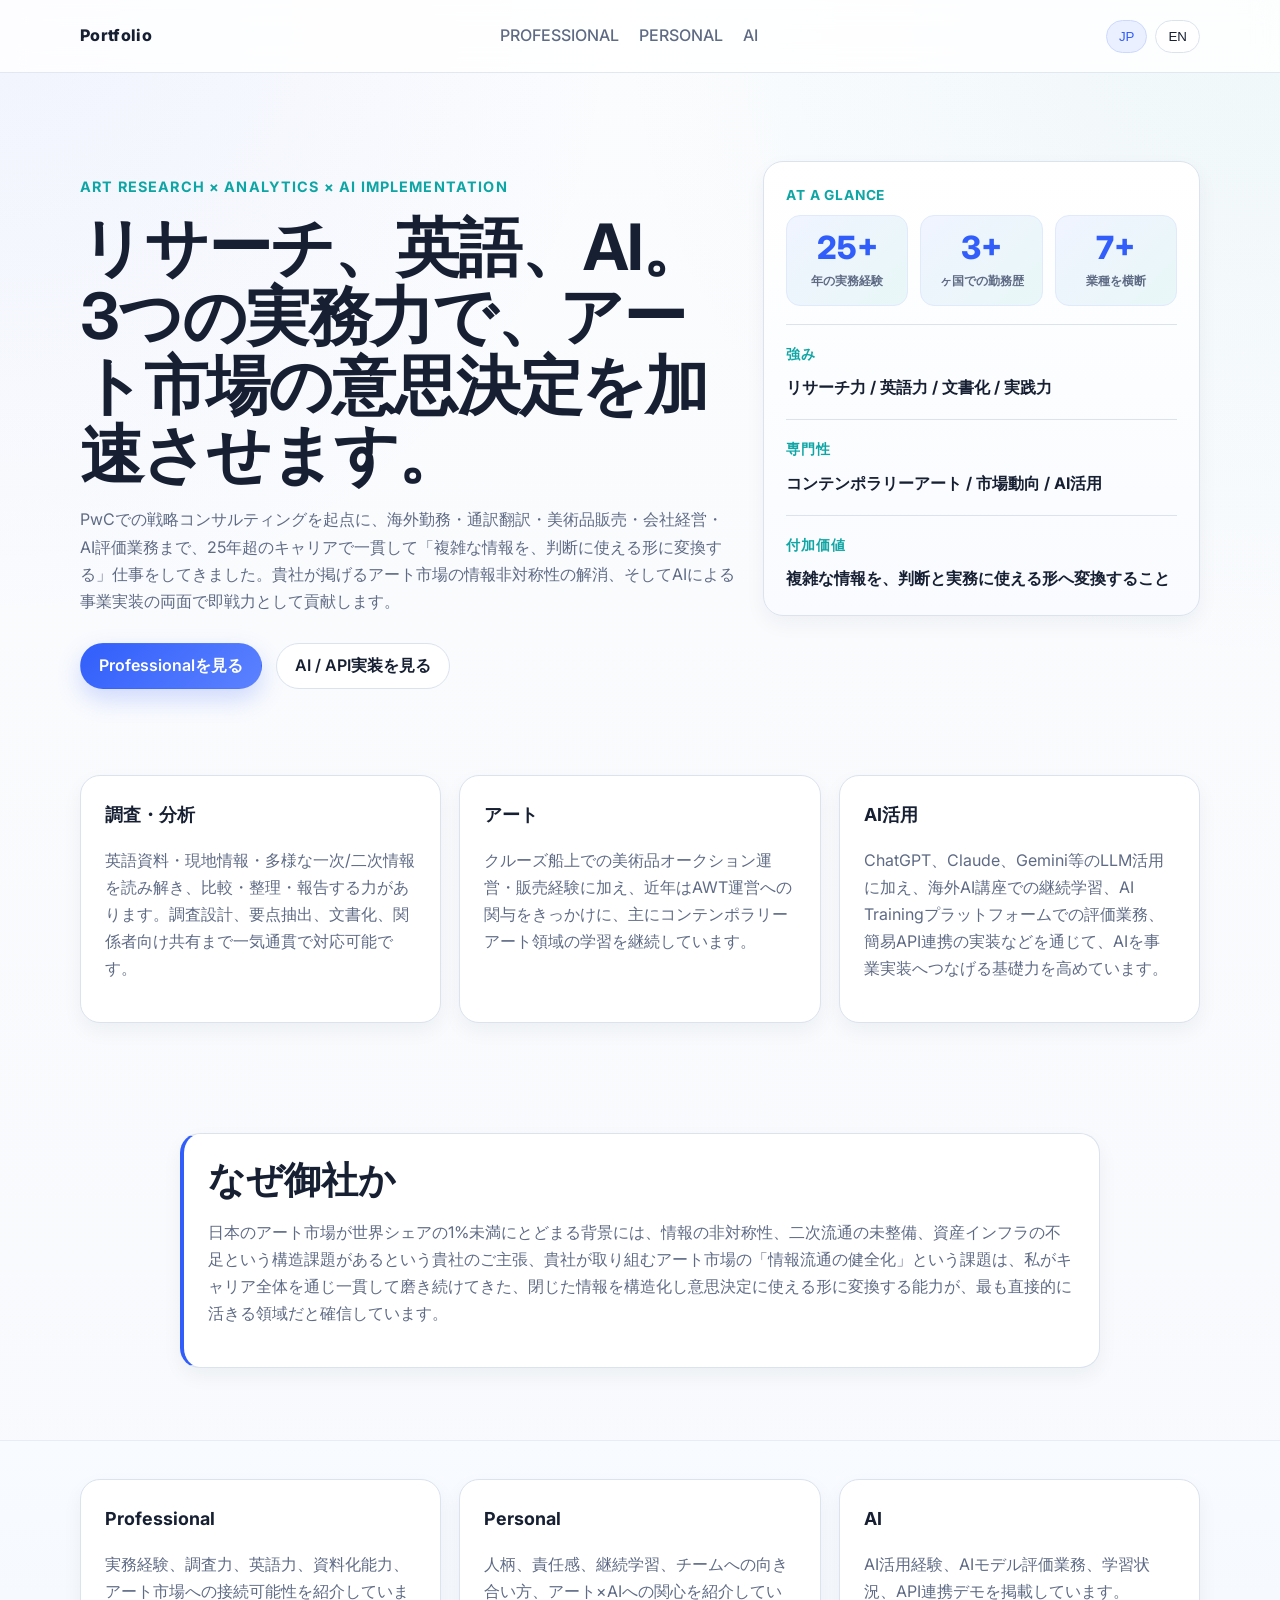
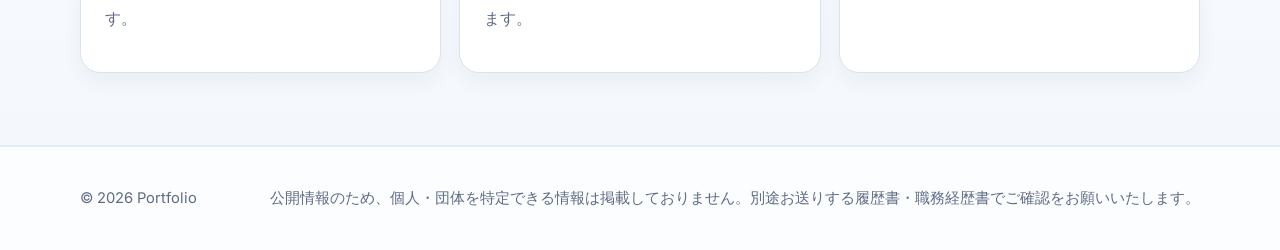
<file: index.html>
<!DOCTYPE html>
<html lang="ja">
<head>
  <meta charset="UTF-8" />
  <meta name="viewport" content="width=device-width, initial-scale=1.0" />
  <title>Portfolio | Art Research & AI Implementation</title>
  <meta name="description" content="Professional portfolio for Art Researcher / AI Specialist application." />
  <link rel="preconnect" href="https://fonts.googleapis.com">
  <link rel="preconnect" href="https://fonts.gstatic.com" crossorigin>
  <link href="https://fonts.googleapis.com/css2?family=Inter:wght@400;500;600;700;800&display=swap" rel="stylesheet">
  <link rel="stylesheet" href="styles.css" />
</head>
<body>
  <header class="site-header">
    <div class="container nav">
      <a href="index.html" class="logo">Portfolio</a>
      <nav class="nav-links">
        <a href="professional.html" data-i18n="nav.professional">PROFESSIONAL</a>
        <a href="personal.html" data-i18n="nav.personal">PERSONAL</a>
        <a href="ai.html" data-i18n="nav.ai">AI</a>
      </nav>
      <div class="lang-switch">
        <button id="lang-jp" class="lang-btn">JP</button>
        <button id="lang-en" class="lang-btn">EN</button>
      </div>
    </div>
  </header>

  <main>
    <section class="hero">
      <div class="container hero-grid">
        <div>
          <p class="eyebrow">Art Research × Analytics × AI Implementation</p>
          <h1 data-i18n="index.title">リサーチ、英語、AI。<br>3つの実務力で、アート市場の意思決定を加速させます。</h1>
          <p class="lead" data-i18n="index.lead">
            PwCでの戦略コンサルティングを起点に、海外勤務・通訳翻訳・美術品販売・会社経営・AI評価業務まで、25年超のキャリアで一貫して「複雑な情報を、判断に使える形に変換する」仕事をしてきました。貴社が掲げるアート市場の情報非対称性の解消、そしてAIによる事業実装の両面で即戦力として貢献します。
          </p>
          <div class="hero-cta">
            <a class="btn btn-primary" href="professional.html" data-i18n="common.viewProfessional">Professionalを見る</a>
            <a class="btn btn-secondary" href="ai.html" data-i18n="common.viewAI">AI / API実装を見る</a>
          </div>
        </div>

        <div class="hero-card">
          <div class="metric">
            <span class="metric-label">At a Glance</span>
            <div class="fact-strip">
              <div class="fact"><span class="fact-number">25+</span><span class="fact-label" data-i18n="index.fact1">年の実務経験</span></div>
              <div class="fact"><span class="fact-number">3+</span><span class="fact-label" data-i18n="index.fact2">カ国での勤務歴</span></div>
              <div class="fact"><span class="fact-number">7+</span><span class="fact-label" data-i18n="index.fact3">業種を横断</span></div>
            </div>
          </div>
          <div class="metric">
            <span class="metric-label" data-i18n="index.metric1Label">強み</span>
            <strong data-i18n="index.metric1Value">Research / English / Documentation / AI Implementation</strong>
          </div>
          <div class="metric">
            <span class="metric-label" data-i18n="index.metric2Label">専門性</span>
            <strong data-i18n="index.metric2Value">Contemporary Art / Market Intelligence / AI Adoption</strong>
          </div>
          <div class="metric">
            <span class="metric-label" data-i18n="index.metric3Label">付加価値</span>
            <strong data-i18n="index.metric3Value">閉じた情報を、意思決定に使える形へ変換すること</strong>
          </div>
        </div>
      </div>
    </section>

    <section class="section">
      <div class="container">
        <div class="card-grid three">
          <article class="card">
            <h3 data-i18n="index.card1Title">Research & Analytics</h3>
            <p data-i18n="index.card1Text">
              英語資料・現地情報・多様な一次/二次情報を読み解き、比較・整理・報告する力があります。調査設計、要点抽出、文書化、関係者向け共有まで一気通貫で対応可能です。
            </p>
          </article>

          <article class="card">
            <h3 data-i18n="index.card2Title">Art Market / Contemporary Art</h3>
            <p data-i18n="index.card2Text">
              クルーズ船上での美術品オークション運営・販売経験に加え、近年はAWT運営への関与をきっかけに、主にコンテンポラリーアート領域の学習を継続しています。
            </p>
          </article>

          <article class="card">
            <h3 data-i18n="index.card3Title">AI / Implementation</h3>
            <p data-i18n="index.card3Text">
              ChatGPT、Claude、Gemini等のLLM活用に加え、海外AI講座での継続学習、AI Trainingプラットフォームでの評価業務、簡易API連携の実装などを通じて、AIを事業実装へつなげる基礎力を高めています。
            </p>
          </article>
        </div>
      </div>
    </section>

    <section class="section">
      <div class="container narrow">
        <div class="card" style="border-left: 4px solid var(--accent);">
          <h2 data-i18n="index.whyTitle">なぜ御社か</h2>
          <p data-i18n="index.whyText">
            日本のアート市場が世界シェアの1%未満にとどまる背景には、情報の非対称性、二次流通の未整備、資産インフラの不足という構造課題があるという貴社のご主張、貴社が取り組むアート市場の「情報流通の健全化」という課題は、私がキャリア全体を通じ一貫して磨き続けてきた、閉じた情報を構造化し意思決定に使える形に変換する能力が、最も直接的に活きる領域だと確信しています。
          </p>
        </div>
      </div>
    </section>

    <section class="section alt">
      <div class="container">
        <div class="card-grid three">
          <a class="card link-card" href="professional.html">
            <h3>Professional</h3>
            <p data-i18n="index.linkPro">
              実務経験、調査力、英語力、資料化能力、アート市場への接続可能性を紹介しています。
            </p>
          </a>

          <a class="card link-card" href="personal.html">
            <h3>Personal</h3>
            <p data-i18n="index.linkPersonal">
              人柄、責任感、継続学習、チームへの向き合い方、アート×AIへの関心を紹介しています。
            </p>
          </a>

          <a class="card link-card" href="ai.html">
            <h3>AI</h3>
            <p data-i18n="index.linkAI">
              AI活用経験、AIモデル評価業務、学習状況、API連携デモを掲載しています。
            </p>
          </a>
        </div>
      </div>
    </section>
  </main>

  <footer class="site-footer">
    <div class="container footer-inner">
      <p>© 2026 Portfolio</p>
      <p data-i18n="footer.text">公開情報のため、個人・団体を特定できる情報は掲載しておりません。別途お送りする履歴書・職務経歴書でご確認をお願いいたします。</p>
    </div>
  </footer>

  <script src="script.js"></script>
</body>
</html>
</file>
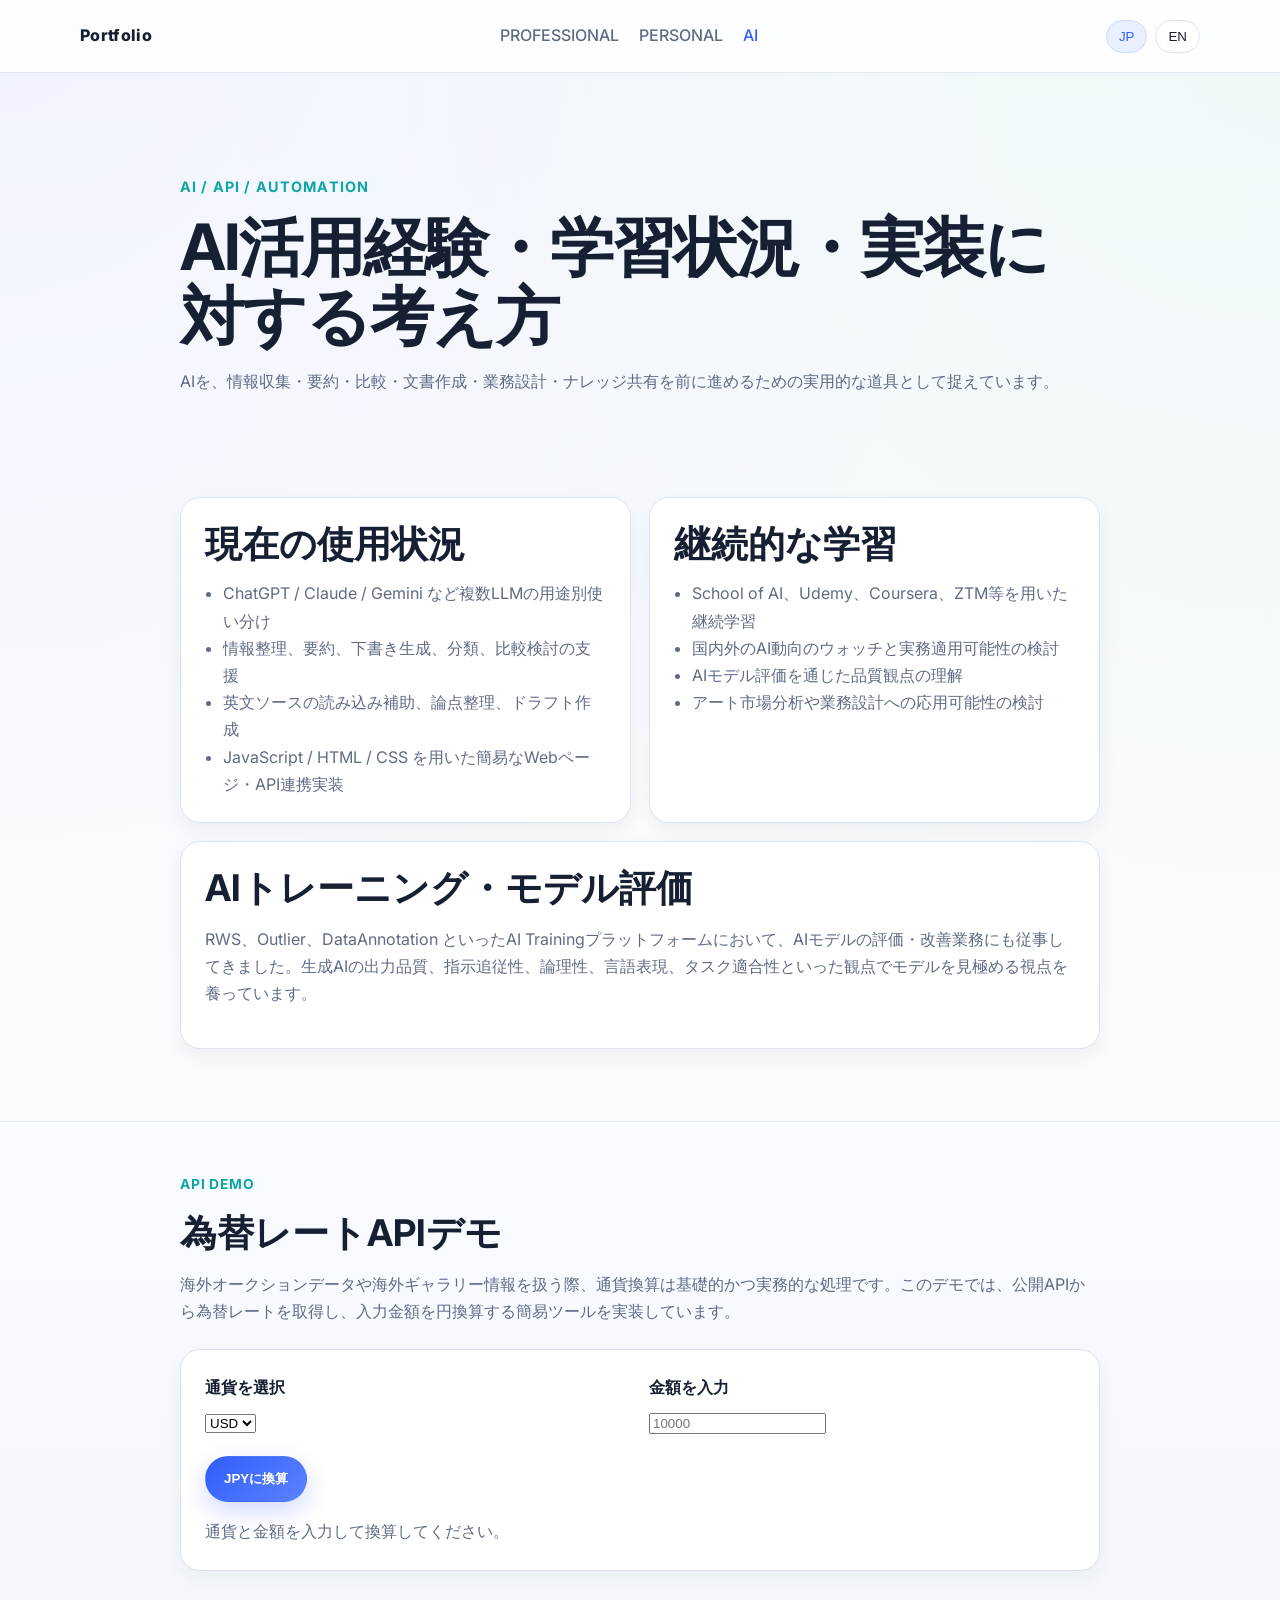
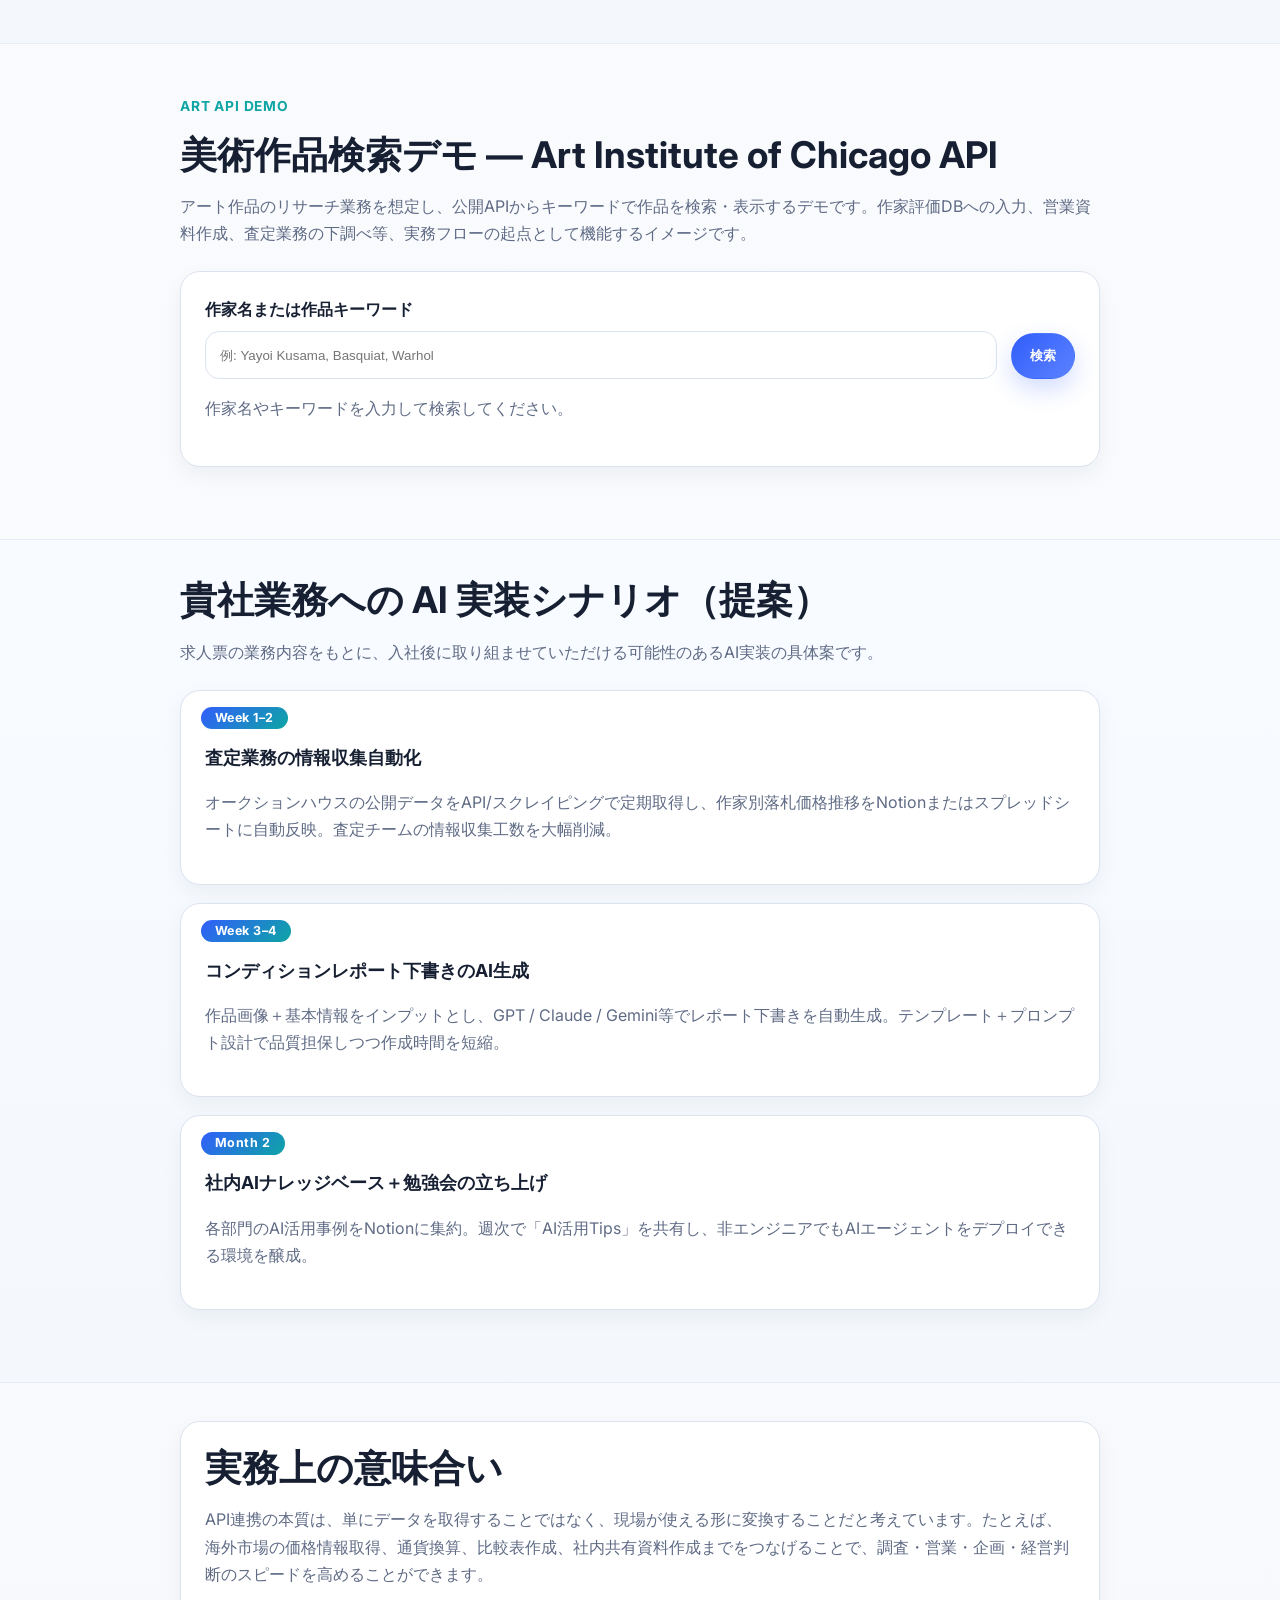
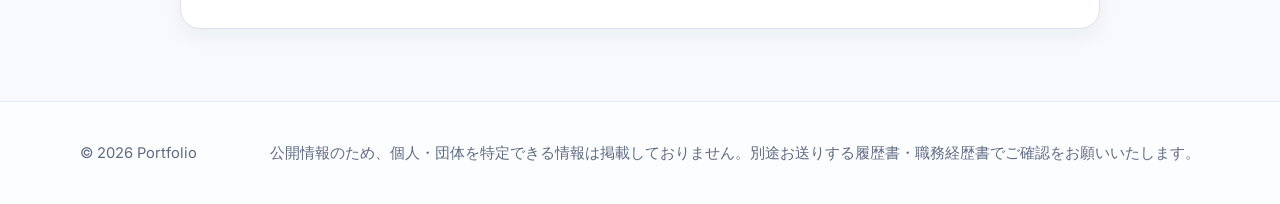
<file: ai.html>
<!DOCTYPE html>
<html lang="ja">
<head>
  <meta charset="UTF-8" />
  <meta name="viewport" content="width=device-width, initial-scale=1.0" />
  <title>AI | Portfolio</title>
  <meta name="description" content="AI usage, learning progress, and exchange rate API demo." />
  <link rel="preconnect" href="https://fonts.googleapis.com">
  <link rel="preconnect" href="https://fonts.gstatic.com" crossorigin>
  <link href="https://fonts.googleapis.com/css2?family=Inter:wght@400;500;600;700;800&display=swap" rel="stylesheet">
  <link rel="stylesheet" href="styles.css" />
</head>
<body>
  <header class="site-header">
    <div class="container nav">
      <a href="index.html" class="logo">Portfolio</a>
      <nav class="nav-links">
        <a href="professional.html" data-i18n="nav.professional">Professional</a>
        <a href="personal.html" data-i18n="nav.personal">Personal</a>
        <a href="ai.html" class="active" data-i18n="nav.ai">AI</a>
      </nav>
      <div class="lang-switch">
        <button id="lang-jp" class="lang-btn">JP</button>
        <button id="lang-en" class="lang-btn">EN</button>
      </div>
    </div>
  </header>

  <main class="page-main">
    <section class="page-hero">
      <div class="container narrow">
        <p class="eyebrow">AI / API / Automation</p>
        <h1 data-i18n="ai.title">AI活用経験・学習状況・実装に対する考え方</h1>
        <p class="lead" data-i18n="ai.lead">
          AIを、情報収集・要約・比較・文書作成・業務設計・ナレッジ共有を前に進めるための実用的な道具として捉えています。
        </p>
      </div>
    </section>

    <section class="section">
      <div class="container narrow">
        <div class="card-grid two">
          <article class="card">
            <h2 data-i18n="ai.nowTitle">現在の使用状況</h2>
            <ul class="list">
              <li data-i18n="ai.now1">ChatGPT / Claude / Gemini など複数LLMの用途別使い分け</li>
              <li data-i18n="ai.now2">情報整理、要約、下書き生成、分類、比較検討の支援</li>
              <li data-i18n="ai.now3">英文ソースの読み込み補助、論点整理、ドラフト作成</li>
              <li data-i18n="ai.now4">JavaScript / HTML / CSS を用いた簡易なWebページ・API連携実装</li>
            </ul>
          </article>

          <article class="card">
            <h2 data-i18n="ai.learningTitle">継続的な学習</h2>
            <ul class="list">
              <li data-i18n="ai.learn1">School of AI、Udemy、Coursera、ZTM等を用いた継続学習</li>
              <li data-i18n="ai.learn2">国内外のAI動向のウォッチと実務適用可能性の検討</li>
              <li data-i18n="ai.learn3">AIモデル評価を通じた品質観点の理解</li>
              <li data-i18n="ai.learn4">アート市場分析や業務設計への応用可能性の検討</li>
            </ul>
          </article>
        </div>

        <div class="card" style="margin-top:18px;">
          <h2 data-i18n="ai.evalTitle">AIトレーニング・モデル評価</h2>
          <p data-i18n="ai.evalText">
            RWS、Outlier、DataAnnotation といったAI Trainingプラットフォームにおいて、AIモデルの評価・改善業務にも従事してきました。生成AIの出力品質、指示追従性、論理性、言語表現、タスク適合性といった観点でモデルを見極める視点を養っています。
          </p>
        </div>
      </div>
    </section>

    <section class="section alt">
      <div class="container narrow">
        <div class="section-head">
          <p class="section-kicker" data-i18n="ai.demoKicker">API Demo</p>
          <h2 data-i18n="ai.demoTitle">為替レートAPIデモ</h2>
          <p class="section-desc" data-i18n="ai.demoDesc">
            海外オークションデータや海外ギャラリー情報を扱う際、通貨換算は基礎的かつ実務的な処理です。
            このデモでは、公開APIから為替レートを取得し、入力金額を円換算する簡易ツールを実装しています。
          </p>
        </div>

        <div class="card">
          <div class="card-grid two">
            <div class="input-group">
              <label for="currencySelect" data-i18n="ai.currencyLabel">通貨を選択</label>
              <select id="currencySelect">
                <option value="USD">USD</option>
                <option value="EUR">EUR</option>
                <option value="GBP">GBP</option>
              </select>
            </div>

            <div class="input-group">
              <label for="amountInput" data-i18n="ai.amountLabel">金額を入力</label>
              <input id="amountInput" type="number" min="0" step="0.01" placeholder="10000" />
            </div>
          </div>

          <div class="hero-cta" style="margin-top:20px;">
            <button id="convertBtn" class="btn btn-primary" data-i18n="ai.convertBtn">JPYに換算</button>
          </div>

          <div id="exchangeStatus" class="api-status" data-i18n="ai.defaultStatus">
            通貨と金額を入力して換算してください。
          </div>

          <div id="exchangeResult" class="result-card hidden">
            <h3 data-i18n="ai.resultTitle">換算結果</h3>
            <p><strong data-i18n="ai.resultInput">入力:</strong> <span id="inputSummary">-</span></p>
            <p><strong data-i18n="ai.resultRate">為替レート:</strong> <span id="rateSummary">-</span></p>
            <p><strong data-i18n="ai.resultConverted">円換算:</strong> <span id="convertedSummary">-</span></p>
          </div>
        </div>
      </div>
    </section>

    <section class="section">
      <div class="container narrow">
        <div class="section-head">
          <p class="section-kicker" data-i18n="ai.artDemoKicker">Art API Demo</p>
          <h2 data-i18n="ai.artDemoTitle">美術作品検索デモ — Art Institute of Chicago API</h2>
          <p class="section-desc" data-i18n="ai.artDemoDesc">
            アート作品のリサーチ業務を想定し、公開APIからキーワードで作品を検索・表示するデモです。
            作家評価DBへの入力、営業資料作成、査定業務の下調べ等、実務フローの起点として機能するイメージです。
          </p>
        </div>

        <div class="card">
          <div class="form-row">
            <div class="input-group">
              <label for="artSearchInput" data-i18n="ai.artSearchLabel">作家名または作品キーワード</label>
              <input id="artSearchInput" type="text" placeholder="例: Yayoi Kusama, Basquiat, Warhol" />
            </div>
            <button id="artSearchBtn" class="btn btn-primary" data-i18n="ai.artSearchBtn">検索</button>
          </div>

          <div id="artStatus" class="api-status" data-i18n="ai.artDefaultStatus">
            作家名やキーワードを入力して検索してください。
          </div>

          <div id="artResults" class="art-results hidden"></div>
        </div>
      </div>
    </section>

    <section class="section alt">
      <div class="container narrow">
        <div class="section-head">
          <h2 data-i18n="ai.scenarioTitle">貴社業務への AI 実装シナリオ（提案）</h2>
          <p class="section-desc" data-i18n="ai.scenarioDesc">
            求人票の業務内容をもとに、入社後に取り組ませていただける可能性のあるAI実装の具体案です。
          </p>
        </div>

        <div class="timeline">
          <div class="card scenario-card">
            <span class="scenario-badge">Week 1–2</span>
            <h3 data-i18n="ai.scenario1Title">査定業務の情報収集自動化</h3>
            <p data-i18n="ai.scenario1Text">
              オークションハウス（Christie's、Sotheby's、Phillips等）の公開データをAPI/スクレイピングで定期取得し、
              作家別の落札価格推移をNotionまたはスプレッドシートに自動反映する仕組みを構築。
              査定チームが手作業で行っている情報収集の工数を大幅に削減。
            </p>
          </div>

          <div class="card scenario-card">
            <span class="scenario-badge">Week 3–4</span>
            <h3 data-i18n="ai.scenario2Title">コンディションレポート下書きのAI生成</h3>
            <p data-i18n="ai.scenario2Text">
              作品画像＋基本情報をインプットとし、GPT / Claude / Gemini等でレポート下書きを自動生成。テンプレート＋プロンプト設計で品質担保しつつ作成時間を短縮。
            </p>
          </div>

          <div class="card scenario-card">
            <span class="scenario-badge">Month 2</span>
            <h3 data-i18n="ai.scenario3Title">社内AIナレッジベース＋勉強会の立ち上げ</h3>
            <p data-i18n="ai.scenario3Text">
              各部門のAI活用事例をNotionに集約。週次で「AI活用Tips」を共有し、非エンジニアでもAIエージェントをデプロイできる環境を醸成。
            </p>
          </div>
        </div>
      </div>
    </section>

    <section class="section">
      <div class="container narrow">
        <div class="card">
          <h2 data-i18n="ai.businessTitle">実務上の意味合い</h2>
          <p data-i18n="ai.businessText">
            API連携の本質は、単にデータを取得することではなく、現場が使える形に変換することだと考えています。
            たとえば、海外市場の価格情報取得、通貨換算、比較表作成、社内共有資料作成までをつなげることで、
            調査・営業・企画・経営判断のスピードを高めることができます。
          </p>
        </div>
      </div>
    </section>
  </main>

  <footer class="site-footer">
    <div class="container footer-inner">
      <p>© 2026 Portfolio</p>
      <p data-i18n="footer.text">公開情報のため、個人・団体を特定できる情報は掲載しておりません。別途お送りする履歴書・職務経歴書でご確認をお願いいたします。</p>
    </div>
  </footer>

  <script src="script.js"></script>
</body>
</html>
</file>
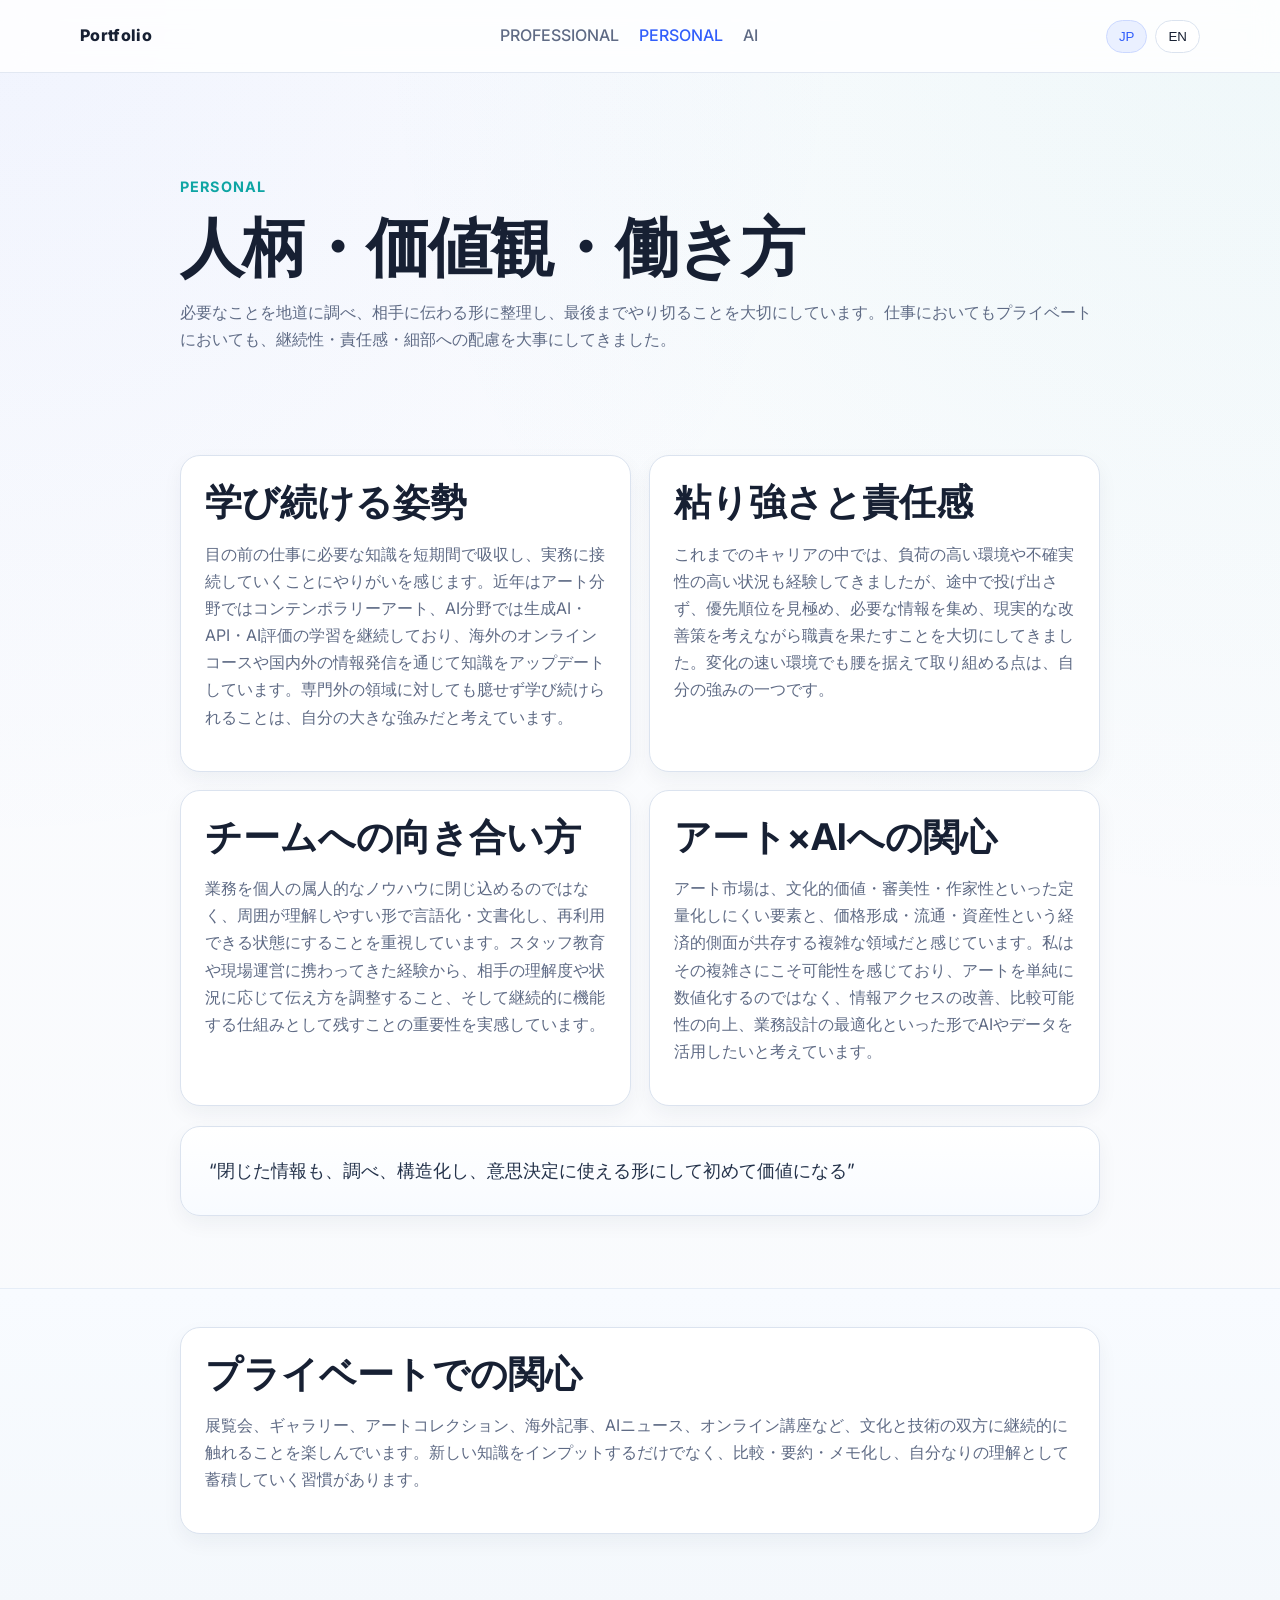
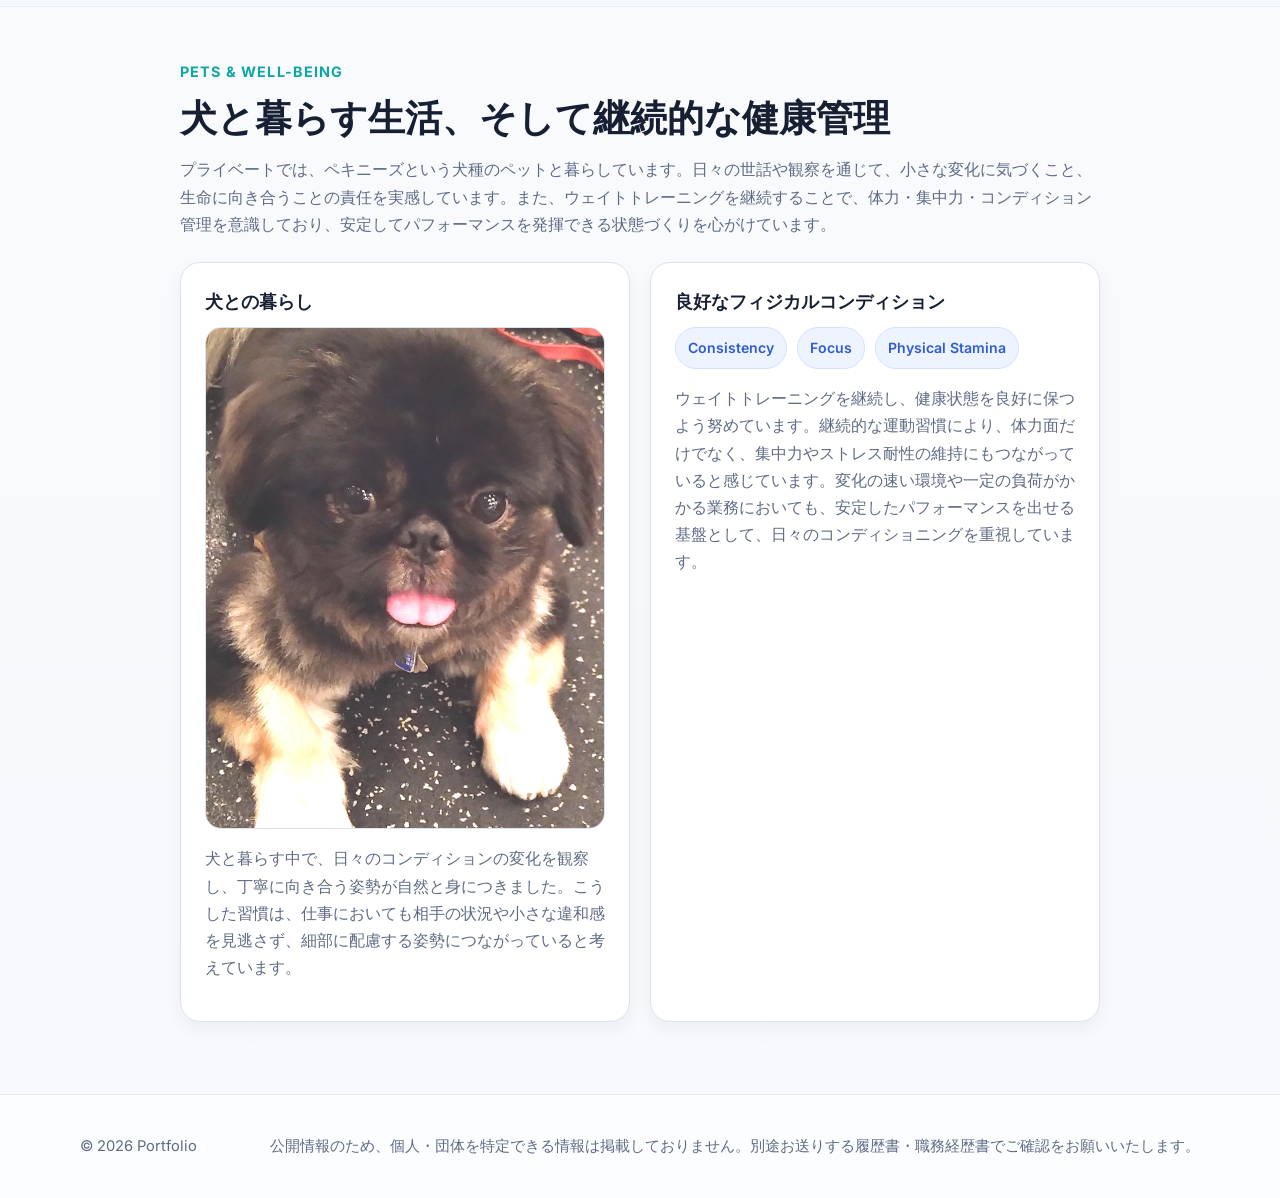
<file: personal.html>
<!DOCTYPE html>
<html lang="ja">
<head>
  <meta charset="UTF-8" />
  <meta name="viewport" content="width=device-width, initial-scale=1.0" />
  <title>Personal | Portfolio</title>
  <meta name="description" content="Personality, values, learning mindset, and private interests." />
  <link rel="preconnect" href="https://fonts.googleapis.com">
  <link rel="preconnect" href="https://fonts.gstatic.com" crossorigin>
  <link href="https://fonts.googleapis.com/css2?family=Inter:wght@400;500;600;700;800&display=swap" rel="stylesheet">
  <link rel="stylesheet" href="styles.css" />
</head>
<body>
  <header class="site-header">
    <div class="container nav">
      <a href="index.html" class="logo">Portfolio</a>
      <nav class="nav-links">
        <a href="professional.html" data-i18n="nav.professional">Professional</a>
        <a href="personal.html" class="active" data-i18n="nav.personal">Personal</a>
        <a href="ai.html" data-i18n="nav.ai">AI</a>
      </nav>
      <div class="lang-switch">
        <button id="lang-jp" class="lang-btn">JP</button>
        <button id="lang-en" class="lang-btn">EN</button>
      </div>
    </div>
  </header>

  <main class="page-main">
    <section class="page-hero">
      <div class="container narrow">
        <p class="eyebrow">Personal</p>
        <h1 data-i18n="personal.title">人柄・価値観・働き方</h1>
        <p class="lead" data-i18n="personal.lead">
          必要なことを地道に調べ、相手に伝わる形に整理し、最後までやり切ることを大切にしています。仕事においてもプライベートにおいても、継続性・責任感・細部への配慮を大事にしてきました。
        </p>
      </div>
    </section>

    <section class="section">
      <div class="container narrow">
        <div class="card-grid two">
          <article class="card">
            <h2 data-i18n="personal.v1t">学び続ける姿勢</h2>
            <p data-i18n="personal.v1d">
              目の前の仕事に必要な知識を短期間で吸収し、実務に接続していくことにやりがいを感じます。近年はアート分野ではコンテンポラリーアート、AI分野では生成AI・API・AI評価の学習を継続しており、海外のオンラインコースや国内外の情報発信を通じて知識をアップデートしています。専門外の領域に対しても臆せず学び続けられることは、自分の大きな強みだと考えています。
            </p>
          </article>

          <article class="card">
            <h2 data-i18n="personal.v2t">粘り強さと責任感</h2>
            <p data-i18n="personal.v2d">
              これまでのキャリアの中では、負荷の高い環境や不確実性の高い状況も経験してきましたが、途中で投げ出さず、優先順位を見極め、必要な情報を集め、現実的な改善策を考えながら職責を果たすことを大切にしてきました。変化の速い環境でも腰を据えて取り組める点は、自分の強みの一つです。
            </p>
          </article>

          <article class="card">
            <h2 data-i18n="personal.v3t">チームへの向き合い方</h2>
            <p data-i18n="personal.v3d">
              業務を個人の属人的なノウハウに閉じ込めるのではなく、周囲が理解しやすい形で言語化・文書化し、再利用できる状態にすることを重視しています。スタッフ教育や現場運営に携わってきた経験から、相手の理解度や状況に応じて伝え方を調整すること、そして継続的に機能する仕組みとして残すことの重要性を実感しています。
            </p>
          </article>

          <article class="card">
            <h2 data-i18n="personal.v4t">アート×AIへの関心</h2>
            <p data-i18n="personal.v4d">
              アート市場は、文化的価値・審美性・作家性といった定量化しにくい要素と、価格形成・流通・資産性という経済的側面が共存する複雑な領域だと感じています。私はその複雑さにこそ可能性を感じており、アートを単純に数値化するのではなく、情報アクセスの改善、比較可能性の向上、業務設計の最適化といった形でAIやデータを活用したいと考えています。
            </p>
          </article>
        </div>

        <div class="quote-card">
          <blockquote data-i18n="personal.quote">
            “閉じた情報も、調べ、構造化し、意思決定に使える形にして初めて価値になる”
          </blockquote>
        </div>
      </div>
    </section>

    <section class="section alt">
      <div class="container narrow">
        <div class="card">
          <h2 data-i18n="personal.lifeTitle">プライベートでの関心</h2>
          <p data-i18n="personal.lifeText">
            展覧会、ギャラリー、アートコレクション、海外記事、AIニュース、オンライン講座など、文化と技術の双方に継続的に触れることを楽しんでいます。新しい知識をインプットするだけでなく、比較・要約・メモ化し、自分なりの理解として蓄積していく習慣があります。
          </p>
        </div>
      </div>
    </section>

    <section class="section">
      <div class="container narrow">
        <div class="section-head">
          <p class="eyebrow" data-i18n="personal.wellbeingKicker">Pets & Well-being</p>
          <h2 data-i18n="personal.wellbeingTitle">犬と暮らす生活、そして継続的な健康管理</h2>
          <p class="section-desc" data-i18n="personal.wellbeingDesc">
            プライベートでは、ペキニーズという犬種のペットと暮らしています。日々の世話や観察を通じて、小さな変化に気づくこと、生命に向き合うことの責任を実感しています。また、ウェイトトレーニングを継続することで、体力・集中力・コンディション管理を意識しており、安定してパフォーマンスを発揮できる状態づくりを心がけています。
          </p>
        </div>

        <div class="wellbeing-grid">
          <div class="card pet-card">
            <h3 data-i18n="personal.petTitle">犬との暮らし</h3>
            <div class="pet-photo-wrap">
              <img src="images/pet.jpg" alt="Pet dog" class="pet-photo">
            </div>
            
            <p data-i18n="personal.petText">
              犬と暮らす中で、日々のコンディションの変化を観察し、丁寧に向き合う姿勢が自然と身につきました。こうした習慣は、仕事においても相手の状況や小さな違和感を見逃さず、細部に配慮する姿勢につながっていると考えています。
            </p>
          </div>

          <div class="card health-card">
            <h3 data-i18n="personal.healthTitle">良好なフィジカルコンディション</h3>
            <div class="health-badges">
              <span class="health-badge" data-i18n="personal.badge2">Consistency</span>
              <span class="health-badge" data-i18n="personal.badge3">Focus</span>
              <span class="health-badge" data-i18n="personal.badge4">Physical Stamina</span>
            </div>

            <p data-i18n="personal.healthText">
              ウェイトトレーニングを継続し、健康状態を良好に保つよう努めています。継続的な運動習慣により、体力面だけでなく、集中力やストレス耐性の維持にもつながっていると感じています。変化の速い環境や一定の負荷がかかる業務においても、安定したパフォーマンスを出せる基盤として、日々のコンディショニングを重視しています。
            </p>
          </div>
        </div>
      </div>
    </section>
  </main>

  <footer class="site-footer">
    <div class="container footer-inner">
      <p>© 2026 Portfolio</p>
      <p data-i18n="footer.text">公開情報のため、個人・団体を特定できる情報は掲載しておりません。別途お送りする履歴書・職務経歴書でご確認をお願いいたします。</p>
    </div>
  </footer>

  <script src="script.js"></script>
</body>
</html>
</file>
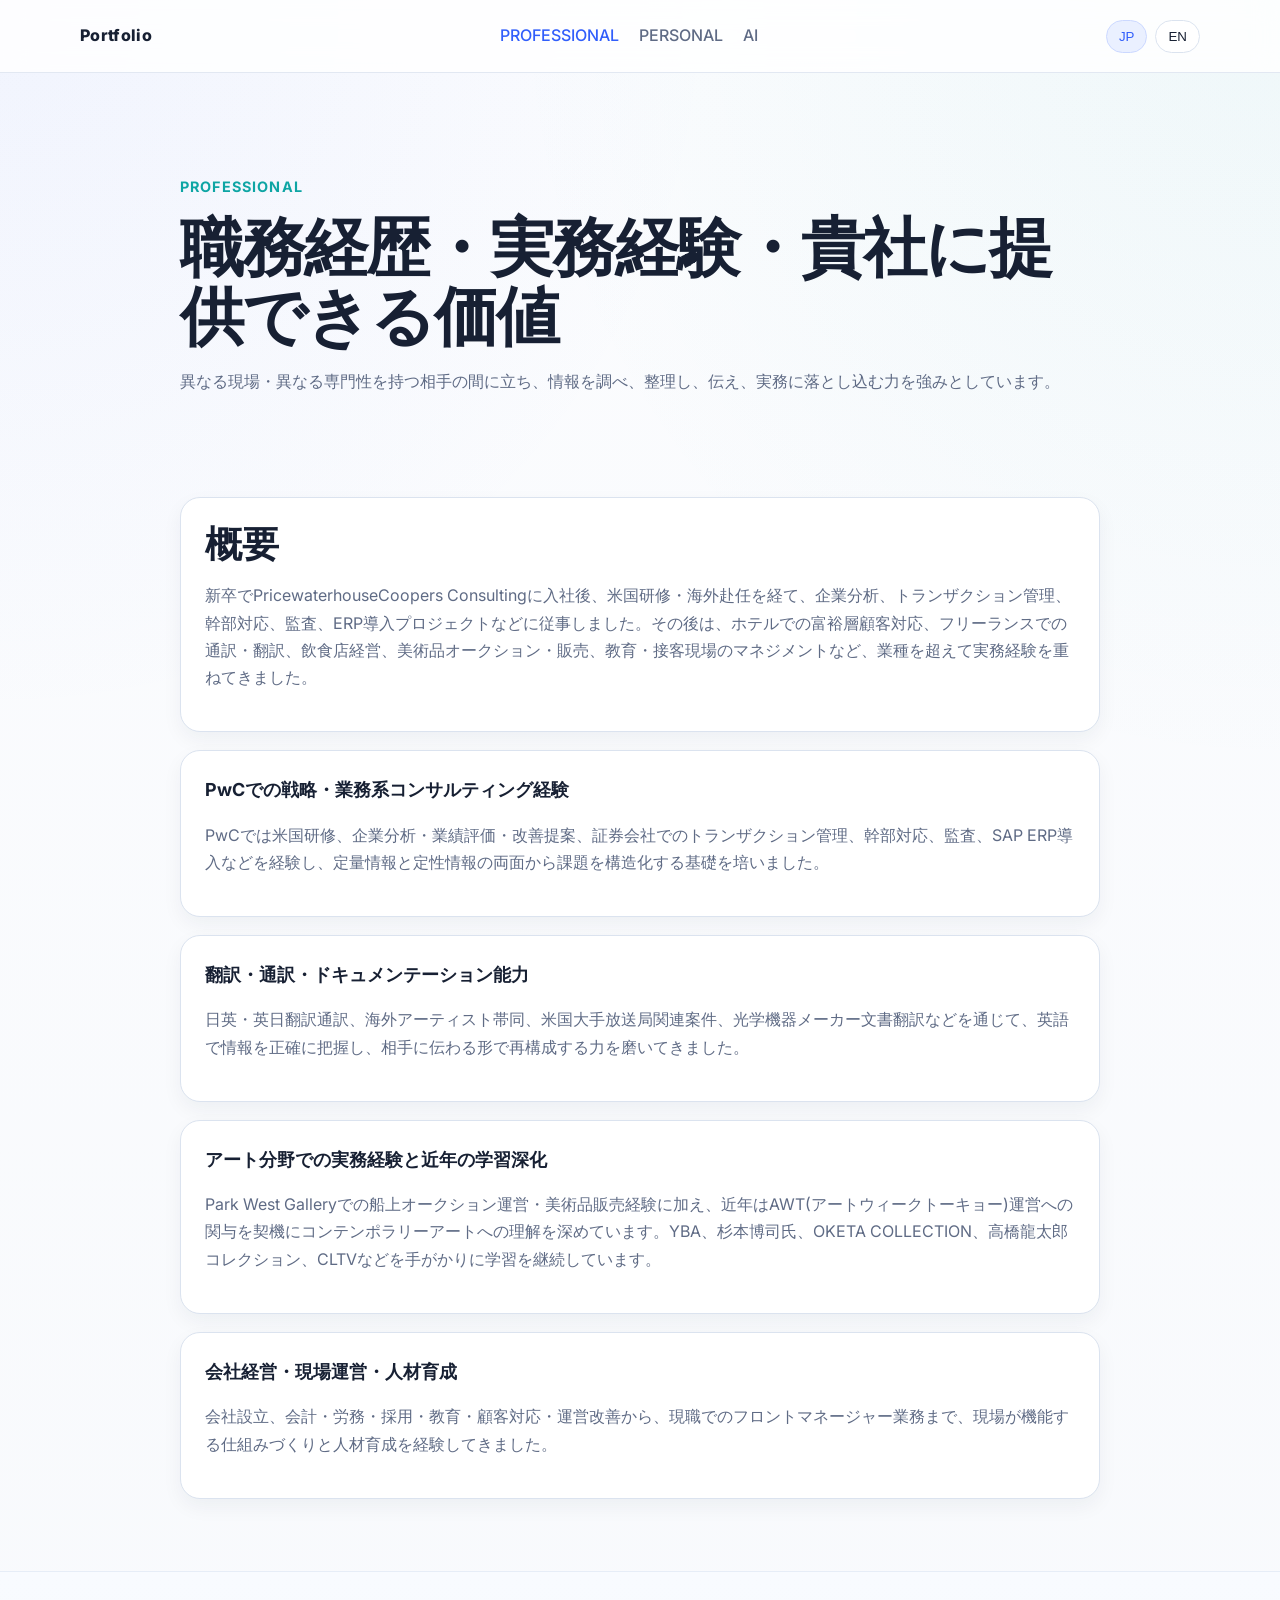
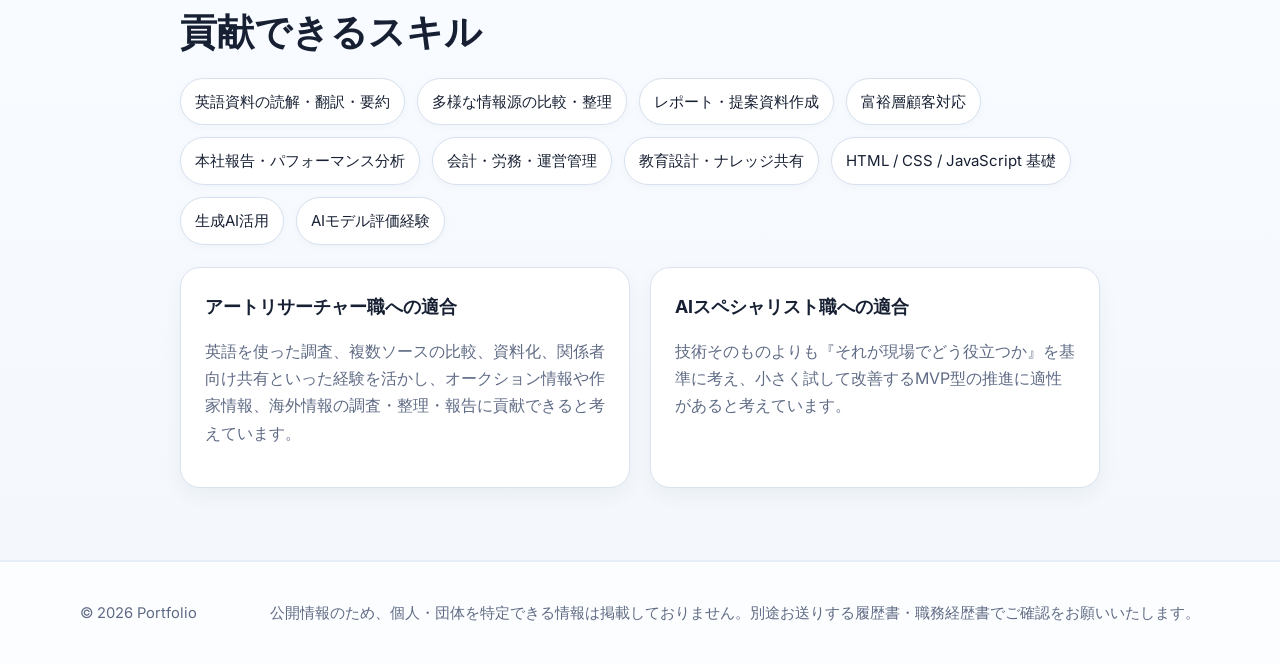
<file: professional.html>
<!DOCTYPE html>
<html lang="ja">
<head>
  <meta charset="UTF-8" />
  <meta name="viewport" content="width=device-width, initial-scale=1.0" />
  <title>Professional | Portfolio</title>
  <meta name="description" content="Professional experience, strengths, and value proposition." />
  <link rel="preconnect" href="https://fonts.googleapis.com">
  <link rel="preconnect" href="https://fonts.gstatic.com" crossorigin>
  <link href="https://fonts.googleapis.com/css2?family=Inter:wght@400;500;600;700;800&display=swap" rel="stylesheet">
  <link rel="stylesheet" href="styles.css" />
</head>
<body>
  <header class="site-header">
    <div class="container nav">
      <a href="index.html" class="logo">Portfolio</a>
      <nav class="nav-links">
        <a href="professional.html" class="active" data-i18n="nav.professional">Professional</a>
        <a href="personal.html" data-i18n="nav.personal">Personal</a>
        <a href="ai.html" data-i18n="nav.ai">AI</a>
      </nav>
      <div class="lang-switch">
        <button id="lang-jp" class="lang-btn">JP</button>
        <button id="lang-en" class="lang-btn">EN</button>
      </div>
    </div>
  </header>

  <main class="page-main">
    <section class="page-hero">
      <div class="container narrow">
        <p class="eyebrow">Professional</p>
        <h1 data-i18n="pro.title">職歴・実務経験・貴社に提供できる価値</h1>
        <p class="lead" data-i18n="pro.lead">
          異なる現場・異なる専門性を持つ相手の間に立ち、情報を調べ、整理し、伝え、実務に落とし込む力を強みとしています。
        </p>
      </div>
    </section>

    <section class="section">
      <div class="container narrow">
        <div class="card">
          <h2 data-i18n="pro.summaryTitle">Summary</h2>
          <p data-i18n="pro.summaryText">
            新卒でPricewaterhouseCoopers Consultingに入社後、米国研修・海外赴任を経て、企業分析、トランザクション管理、幹部対応、監査、ERP導入プロジェクトなどに従事しました。その後は、ホテルでの富裕層顧客対応、フリーランスでの通訳・翻訳、飲食店経営、美術品オークション・販売、教育・接客現場のマネジメントなど、業種を超えて実務経験を重ねてきました。
          </p>
        </div>

        <div class="timeline" style="margin-top:18px;">
          <div class="card">
            <h3 data-i18n="pro.exp1Title">PwCでの戦略・業務系コンサルティング経験</h3>
            <p data-i18n="pro.exp1Text">
              PwCでは米国研修、企業分析・業績評価・改善提案、証券会社でのトランザクション管理、幹部対応、監査、SAP ERP導入などを経験し、定量情報と定性情報の両面から課題を構造化する基礎を培いました。
            </p>
          </div>

          <div class="card">
            <h3 data-i18n="pro.exp2Title">翻訳・通訳・ドキュメンテーション能力</h3>
            <p data-i18n="pro.exp2Text">
              日英・英日翻訳通訳、海外アーティスト帯同、米国大手放送局関連案件、光学機器メーカー文書翻訳などを通じて、英語で情報を正確に把握し、相手に伝わる形で再構成する力を磨いてきました。
            </p>
          </div>

          <div class="card">
            <h3 data-i18n="pro.exp3Title">アート分野での実務経験と近年の学習深化</h3>
            <p data-i18n="pro.exp3Text">
              Park West Galleryでの船上オークション運営・美術品販売経験に加え、近年はAWT運営への関与を契機にコンテンポラリーアートへの理解を深めています。YBA、杉本博司氏、OKETA COLLECTION、高橋龍太郎コレクション、CLTVなどを手がかりに学習を継続しています。
            </p>
          </div>

          <div class="card">
            <h3 data-i18n="pro.exp4Title">会社経営・現場運営・人材育成</h3>
            <p data-i18n="pro.exp4Text">
              会社設立、会計・労務・採用・教育・顧客対応・運営改善から、現職でのフロントマネージャー業務まで、現場が機能する仕組みづくりと人材育成を経験してきました。
            </p>
          </div>
        </div>
      </div>
    </section>

    <section class="section alt">
      <div class="container narrow">
        <div class="section-head">
          <h2 data-i18n="pro.skillsTitle">貢献できるスキル</h2>
        </div>

        <div class="chip-group">
          <span class="chip" data-i18n="pro.skill1">英語資料の読解・翻訳・要約</span>
          <span class="chip" data-i18n="pro.skill2">多様な情報源の比較・整理</span>
          <span class="chip" data-i18n="pro.skill3">レポート・提案資料作成</span>
          <span class="chip" data-i18n="pro.skill4">富裕層顧客対応</span>
          <span class="chip" data-i18n="pro.skill5">本社報告・パフォーマンス分析</span>
          <span class="chip" data-i18n="pro.skill6">会計・労務・運営管理</span>
          <span class="chip" data-i18n="pro.skill7">教育設計・ナレッジ共有</span>
          <span class="chip" data-i18n="pro.skill8">HTML / CSS / JavaScript 基礎</span>
          <span class="chip" data-i18n="pro.skill9">生成AI活用</span>
          <span class="chip" data-i18n="pro.skill10">AIモデル評価経験</span>
        </div>

        <div class="split">
          <div class="card">
            <h3 data-i18n="pro.fit1Title">アートリサーチャー職への適合</h3>
            <p data-i18n="pro.fit1Text">
              英語を使った調査、複数ソースの比較、資料化、関係者向け共有といった経験を活かし、オークション情報や作家情報、海外情報の調査・整理・報告に貢献できると考えています。
            </p>
          </div>

          <div class="card">
            <h3 data-i18n="pro.fit2Title">AIスペシャリスト職への適合</h3>
            <p data-i18n="pro.fit2Text">
              技術そのものよりも『それが現場でどう役立つか』を基準に考え、小さく試して改善するMVP型の推進に適性があると考えています。
            </p>
          </div>
        </div>
      </div>
    </section>
  </main>

  <footer class="site-footer">
    <div class="container footer-inner">
      <p>© 2026 Portfolio</p>
      <p data-i18n="footer.text">公開情報のため、個人・団体を特定できる情報は掲載しておりません。別途お送りする履歴書・職務経歴書でご確認をお願いいたします。</p>
    </div>
  </footer>

  <script src="script.js"></script>
</body>
</html>
</file>
<file: styles.css>
:root {
  --bg: #f7f9fc;
  --bg-soft: #f1f5f9;
  --panel: #ffffff;
  --panel-strong: #f8fbff;
  --text: #172033;
  --muted: #5f6b85;
  --line: #dbe3ef;
  --accent: #315efb;
  --accent-2: #0ea5a4;
  --shadow: 0 14px 36px rgba(23, 32, 51, 0.08);
  --shadow-soft: 0 8px 20px rgba(23, 32, 51, 0.05);
  --max: 1120px;
  --radius: 20px;
}

* {
  box-sizing: border-box;
}

html {
  scroll-behavior: smooth;
}

body {
  margin: 0;
  font-family: "Inter", system-ui, -apple-system, BlinkMacSystemFont, "Segoe UI", sans-serif;
  color: var(--text);
  background:
    radial-gradient(circle at top left, rgba(49, 94, 251, 0.05), transparent 28%),
    radial-gradient(circle at top right, rgba(14, 165, 164, 0.05), transparent 30%),
    linear-gradient(180deg, #fbfcfe 0%, #f7f9fc 100%);
  line-height: 1.7;
}

a {
  color: inherit;
  text-decoration: none;
}

.container {
  width: min(calc(100% - 32px), var(--max));
  margin: 0 auto;
}

.narrow {
  width: min(calc(100% - 32px), 920px);
}

.site-header {
  position: sticky;
  top: 0;
  z-index: 1000;
  backdrop-filter: blur(12px);
  background: rgba(255, 255, 255, 0.82);
  border-bottom: 1px solid rgba(219, 227, 239, 0.8);
}

.nav {
  display: flex;
  align-items: center;
  justify-content: space-between;
  min-height: 72px;
  gap: 20px;
}

.logo {
  font-weight: 800;
  letter-spacing: 0.02em;
  color: var(--text);
}

.nav-links {
  display: flex;
  gap: 20px;
  flex-wrap: wrap;
}

.nav-links a {
  color: var(--muted);
  transition: 0.2s ease;
  font-weight: 500;
}

.nav-links a:hover,
.nav-links a.active {
  color: var(--accent);
}

.lang-switch {
  display: flex;
  gap: 8px;
}

.lang-btn {
  border: 1px solid var(--line);
  background: #fff;
  color: var(--text);
  padding: 8px 12px;
  border-radius: 999px;
  cursor: pointer;
  transition: 0.2s ease;
}

.lang-btn:hover {
  border-color: #c6d3e6;
  background: #f8fbff;
}

.lang-btn.active {
  background: #eaf0ff;
  border-color: #cbd8ff;
  color: var(--accent);
}

.hero,
.page-hero {
  padding: 88px 0 48px;
}

.hero-grid {
  display: grid;
  grid-template-columns: 1.2fr 0.8fr;
  gap: 28px;
  align-items: start;
}

.eyebrow {
  color: var(--accent-2);
  font-size: 0.9rem;
  font-weight: 700;
  letter-spacing: 0.08em;
  text-transform: uppercase;
  margin-bottom: 12px;
}

.fact-strip {
  display: grid;
  grid-template-columns: repeat(3, 1fr);
  gap: 12px;
  margin-bottom: 8px;
}

.fact {
  text-align: center;
  padding: 14px 8px;
  background: linear-gradient(135deg, #f0f4ff 0%, #e8f7f7 100%);
  border-radius: 14px;
  border: 1px solid #e0eafc;
}

.fact-number {
  display: block;
  font-size: 2rem;
  font-weight: 800;
  color: var(--accent);
  line-height: 1.1;
}

.fact-label {
  display: block;
  font-size: 0.78rem;
  color: var(--muted);
  font-weight: 600;
  margin-top: 4px;
}

h1 {
  font-size: clamp(2rem, 5vw, 4rem);
  line-height: 1.08;
  margin: 0 0 18px;
  letter-spacing: -0.03em;
  color: var(--text);
}

h2 {
  font-size: clamp(1.5rem, 3vw, 2.3rem);
  line-height: 1.2;
  margin: 0 0 14px;
  color: var(--text);
}

h3 {
  margin-top: 0;
  margin-bottom: 10px;
  font-size: 1.12rem;
  color: var(--text);
}

.lead,
.section-desc,
.card p,
.list,
.notice,
ul,
ol {
  color: var(--muted);
}

.hero-card,
.card,
.quote-card,
.notice {
  background: var(--panel);
  border: 1px solid var(--line);
  border-radius: var(--radius);
  box-shadow: var(--shadow-soft);
}

.hero-card {
  padding: 22px;
  background: linear-gradient(180deg, #ffffff 0%, #f9fbff 100%);
}

.metric + .metric {
  margin-top: 18px;
  padding-top: 18px;
  border-top: 1px solid var(--line);
}

.metric-label,
.timeline-label,
.section-kicker {
  color: var(--accent-2);
  font-size: 0.86rem;
  font-weight: 700;
  letter-spacing: 0.06em;
  text-transform: uppercase;
}

.metric-label {
  display: block;
  margin-bottom: 8px;
}

.hero-cta {
  display: flex;
  gap: 14px;
  flex-wrap: wrap;
  margin-top: 28px;
}

.btn {
  display: inline-flex;
  align-items: center;
  justify-content: center;
  min-height: 46px;
  padding: 0 18px;
  border-radius: 999px;
  font-weight: 600;
  border: 1px solid transparent;
  transition: 0.2s ease;
  cursor: pointer;
}

.btn-primary {
  background: linear-gradient(135deg, var(--accent), #5c82ff);
  color: #ffffff;
  box-shadow: 0 10px 24px rgba(49, 94, 251, 0.22);
}

.btn-primary:hover {
  transform: translateY(-1px);
  filter: brightness(1.02);
}

.btn-secondary {
  background: #ffffff;
  border-color: var(--line);
  color: var(--text);
}

.btn-secondary:hover {
  background: #f8fbff;
  border-color: #cad7ea;
}

.section {
  padding: 38px 0 72px;
}

.section.alt {
  background: linear-gradient(180deg, #f8fbff 0%, #f4f8fc 100%);
  border-top: 1px solid #e6edf7;
  border-bottom: 1px solid #e6edf7;
}

.section-head {
  margin-bottom: 24px;
}

.card-grid {
  display: grid;
  gap: 18px;
}

.card-grid.three {
  grid-template-columns: repeat(3, 1fr);
}

.card-grid.two {
  grid-template-columns: repeat(2, 1fr);
}

.card {
  padding: 24px;
}

.link-card {
  transition: 0.2s ease;
}

.link-card:hover {
  transform: translateY(-4px);
  background: #fbfdff;
  box-shadow: var(--shadow);
  border-color: #cfdbec;
}

.page-main {
  min-height: calc(100vh - 140px);
}

.timeline {
  display: grid;
  gap: 18px;
}

.chip-group {
  display: flex;
  flex-wrap: wrap;
  gap: 12px;
  margin-bottom: 22px;
}

.chip {
  padding: 10px 14px;
  border: 1px solid #d7e1ef;
  border-radius: 999px;
  background: #ffffff;
  color: var(--text);
  font-size: 0.94rem;
  box-shadow: 0 2px 8px rgba(23, 32, 51, 0.03);
}

.split {
  display: grid;
  grid-template-columns: repeat(2, 1fr);
  gap: 20px;
}

.notice {
  margin-top: 20px;
  padding: 18px 20px;
  background: #fffdf5;
  border-color: #f0e2a9;
}

.quote-card {
  padding: 28px;
  margin-top: 20px;
  background: linear-gradient(180deg, #ffffff 0%, #f8fbff 100%);
}

blockquote {
  margin: 0;
  font-size: 1.15rem;
  line-height: 1.7;
  color: #24324a;
}

.list {
  padding-left: 18px;
  margin: 0;
}

.form-row {
  display: grid;
  grid-template-columns: 1fr auto;
  gap: 14px;
  align-items: end;
}

.input-group label {
  display: block;
  margin-bottom: 8px;
  font-weight: 600;
  color: var(--text);
}

input[type="text"] {
  width: 100%;
  min-height: 48px;
  padding: 0 14px;
  border-radius: 14px;
  border: 1px solid var(--line);
  background: #ffffff;
  color: var(--text);
  outline: none;
  transition: 0.2s ease;
}

input[type="text"]:focus {
  border-color: #aebff6;
  box-shadow: 0 0 0 4px rgba(49, 94, 251, 0.08);
}

.api-status {
  margin-top: 16px;
  color: var(--muted);
}

.result-card {
  margin-top: 18px;
  padding: 18px;
  border-radius: 16px;
  background: #f9fbff;
  border: 1px solid var(--line);
}

.hidden {
  display: none;
}

.site-footer {
  border-top: 1px solid #e5edf7;
  padding: 24px 0;
  background: rgba(255, 255, 255, 0.65);
}

.footer-inner {
  display: flex;
  justify-content: space-between;
  gap: 20px;
  flex-wrap: wrap;
  color: var(--muted);
  font-size: 0.92rem;
}

.wellbeing-grid {
  display: grid;
  grid-template-columns: 1fr 1fr;
  gap: 20px;
}

.pet-photo-wrap {
  margin-bottom: 16px;
  border-radius: 16px;
  overflow: hidden;
  border: 1px solid var(--line);
  background: #fff;
}

.pet-photo {
  display: block;
  width: 100%;
  height: 500px;
  object-fit: cover;
}

.health-badges {
  display: flex;
  flex-wrap: wrap;
  gap: 10px;
  margin-bottom: 16px;
}

.health-badge {
  display: inline-flex;
  align-items: center;
  padding: 8px 12px;
  border-radius: 999px;
  background: #eef4ff;
  border: 1px solid #d6e2ff;
  color: #2f5bd3;
  font-size: 0.88rem;
  font-weight: 600;
}

.physical-meter {
  margin-top: 18px;
  display: grid;
  gap: 14px;
}

.physical-item {
  display: grid;
  gap: 8px;
}

.physical-label-row {
  display: flex;
  justify-content: space-between;
  gap: 12px;
  font-size: 0.92rem;
  color: var(--muted);
  font-weight: 600;
}

.physical-bar {
  width: 100%;
  height: 10px;
  border-radius: 999px;
  background: #e9eef7;
  overflow: hidden;
}

.physical-bar span {
  display: block;
  height: 100%;
  border-radius: 999px;
  background: linear-gradient(90deg, #315efb 0%, #0ea5a4 100%);
}

.art-results {
  display: grid;
  grid-template-columns: repeat(2, 1fr);
  gap: 16px;
  margin-top: 20px;
}

.art-result-card {
  background: var(--panel);
  border: 1px solid var(--line);
  border-radius: 16px;
  overflow: hidden;
  transition: 0.2s ease;
}

.art-result-card:hover {
  box-shadow: var(--shadow);
  transform: translateY(-2px);
}

.art-img-wrap {
  width: 100%;
  height: 200px;
  overflow: hidden;
  background: #f0f3f8;
}

.art-img-wrap img {
  width: 100%;
  height: 100%;
  object-fit: cover;
}

.art-info {
  padding: 14px 16px;
}

.art-info h4 {
  margin: 0 0 4px;
  font-size: 0.95rem;
  color: var(--text);
}

.art-artist {
  margin: 0 0 6px;
  font-size: 0.88rem;
  font-weight: 600;
  color: var(--accent);
}

.art-img-fallback {
  width: 100%;
  height: 200px;
  display: flex;
  align-items: center;
  justify-content: center;
  background: #e9eef7;
  color: var(--muted);
  font-size: 0.88rem;
  font-weight: 600;
}

.art-meta {
  margin: 0 0 4px;
  font-size: 0.82rem;
  color: var(--muted);
}

.scenario-card {
  position: relative;
  padding-top: 52px;
}

.scenario-card h3 {
  margin-top: 0;
}

.scenario-badge {
  position: absolute;
  top: 16px;
  left: 20px;
  padding: 5px 14px;
  border-radius: 999px;
  background: linear-gradient(135deg, var(--accent), var(--accent-2));
  color: #fff;
  font-size: 0.78rem;
  font-weight: 700;
  letter-spacing: 0.04em;
  line-height: 1;
}

.fact-strip {
  display: grid;
  grid-template-columns: repeat(3, 1fr);
  gap: 12px;
  margin-bottom: 8px;
}

.fact {
  text-align: center;
  padding: 14px 8px;
  background: linear-gradient(135deg, #f0f4ff 0%, #e8f7f7 100%);
  border-radius: 14px;
  border: 1px solid #e0eafc;
}

.fact-number {
  display: block;
  font-size: 2rem;
  font-weight: 800;
  color: var(--accent);
  line-height: 1.1;
}

.fact-label {
  display: block;
  font-size: 0.78rem;
  color: var(--muted);
  font-weight: 600;
  margin-top: 4px;
}

.wellness-summary {
  margin-top: 16px;
  padding: 16px 20px;
  background: linear-gradient(135deg, #f0f4ff 0%, #e8f7f7 100%);
  border-radius: 14px;
  border: 1px solid #e0eafc;
}

.wellness-summary p {
  margin: 0;
  font-size: 0.94rem;
}

.cta-section {
  padding: 48px 0 56px;
  background: linear-gradient(135deg, #f0f4ff 0%, #e8f7f7 100%);
  border-top: 1px solid #e0eafc;
}

@media (max-width: 900px) {
  .hero-grid,
  .card-grid.three,
  .card-grid.two,
  .split,
  .form-row,
  .wellbeing-grid {
    grid-template-columns: 1fr;
  }

  .nav {
    flex-wrap: wrap;
    padding: 12px 0;
  }

  .hero,
  .page-hero {
    padding-top: 64px;
  }
}
</file>
